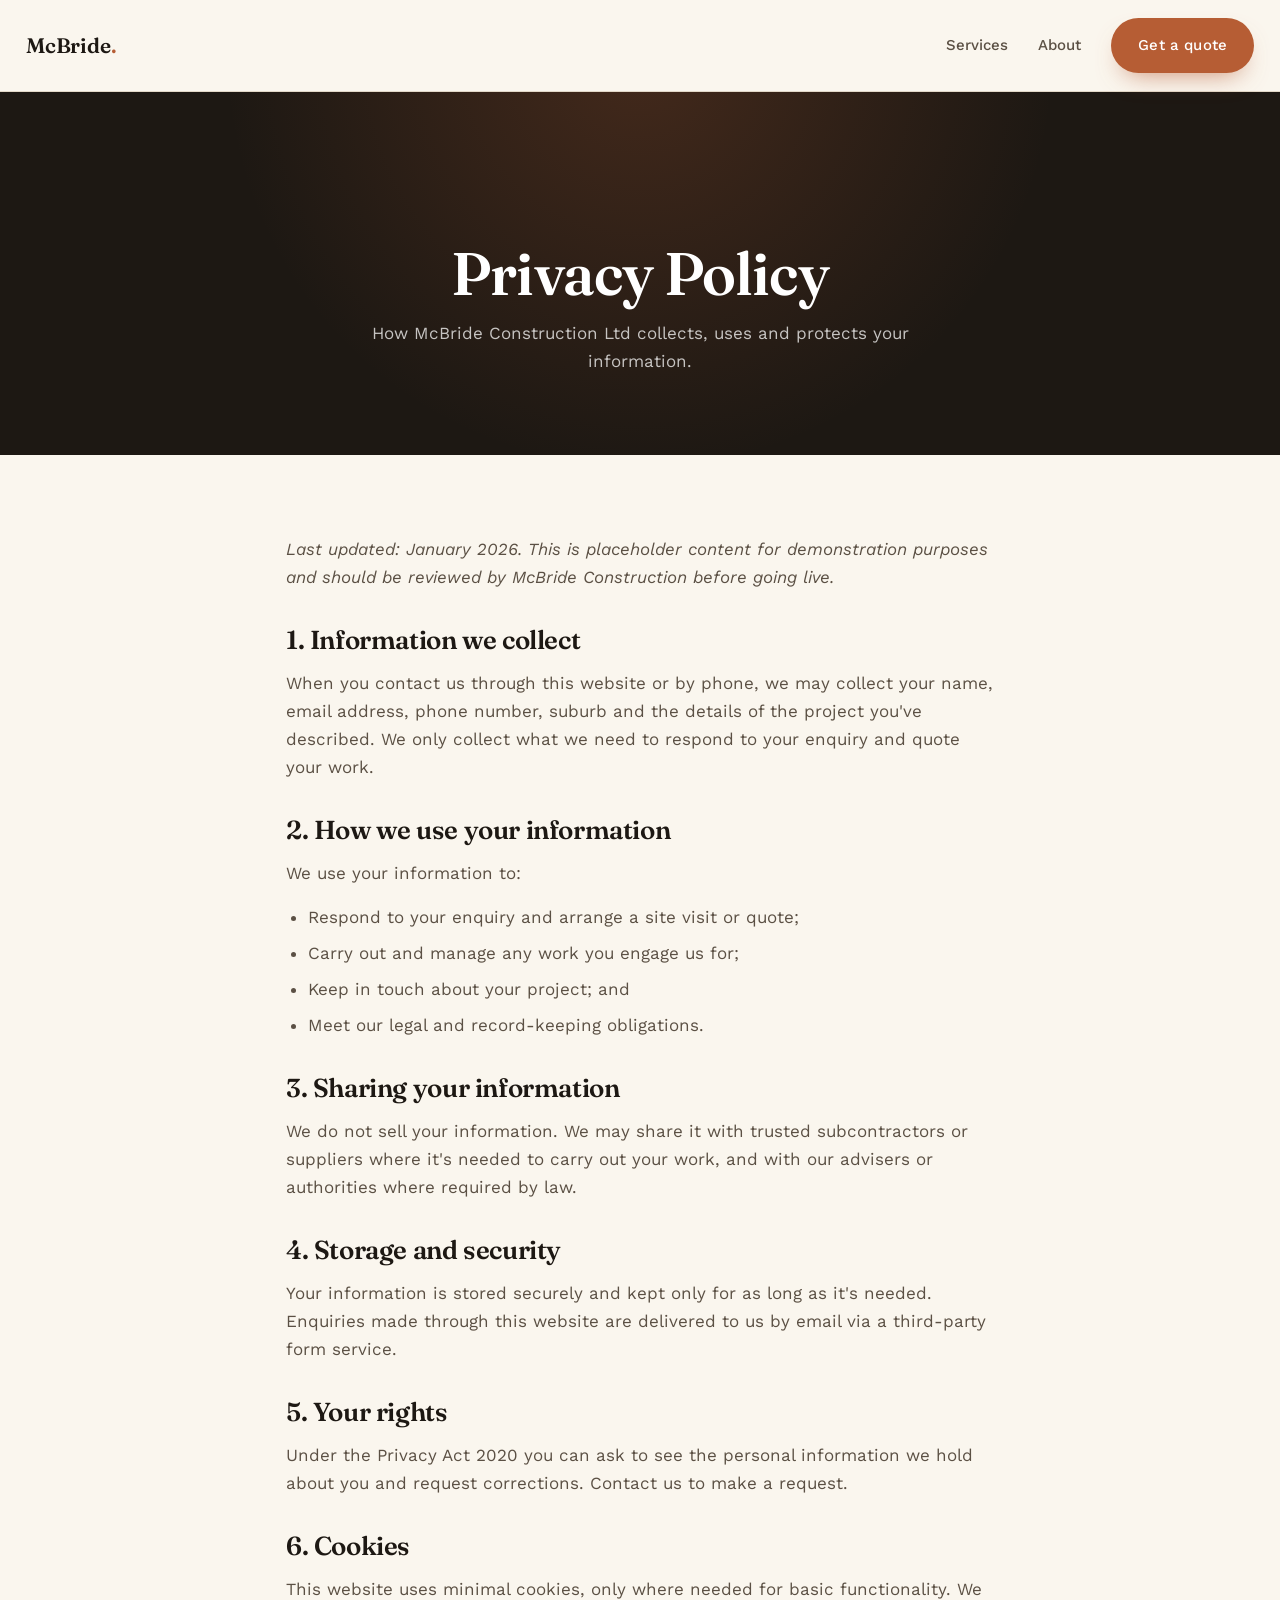
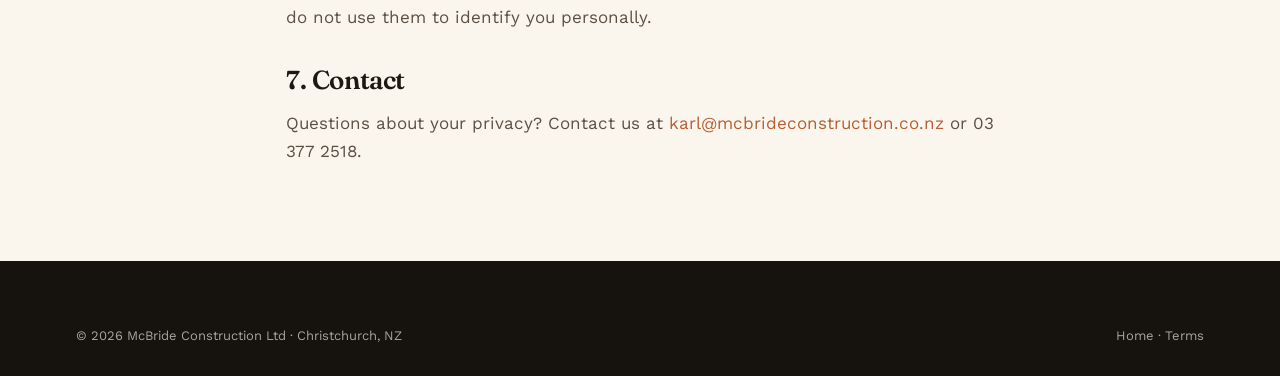
<file: privacy.html>
<!DOCTYPE html>
<html lang="en-NZ">
<head>
<meta charset="UTF-8" />
<meta name="viewport" content="width=device-width, initial-scale=1.0" />
<title>Privacy Policy | McBride Construction Ltd</title>
<meta name="description" content="Privacy policy for McBride Construction Ltd." />
<link rel="icon" href="favicon.svg" type="image/svg+xml" />
<link rel="preconnect" href="https://fonts.googleapis.com" />
<link rel="preconnect" href="https://fonts.gstatic.com" crossorigin />
<link href="https://fonts.googleapis.com/css2?family=Fraunces:ital,opsz,wght@0,9..144,400;0,9..144,600;1,9..144,500&family=Work+Sans:wght@400;500;600;700&display=swap" rel="stylesheet" />
<link rel="stylesheet" href="css/style.css" />
</head>
<body>

<nav class="nav nav--solid">
  <a href="index.html" class="nav__logo">McBride<b>.</b></a>
  <div class="nav__links">
    <a href="index.html#services">Services</a>
    <a href="index.html#about">About</a>
    <a href="index.html#contact" class="btn btn--primary">Get a quote</a>
  </div>
</nav>

<header class="pagehead">
  <div class="wrap">
    <h1>Privacy Policy</h1>
    <p>How McBride Construction Ltd collects, uses and protects your information.</p>
  </div>
</header>

<main class="prose">
  <p><em>Last updated: January 2026. This is placeholder content for demonstration purposes and should be reviewed by McBride Construction before going live.</em></p>

  <h2>1. Information we collect</h2>
  <p>When you contact us through this website or by phone, we may collect your name, email address, phone number, suburb and the details of the project you've described. We only collect what we need to respond to your enquiry and quote your work.</p>

  <h2>2. How we use your information</h2>
  <p>We use your information to:</p>
  <ul>
    <li>Respond to your enquiry and arrange a site visit or quote;</li>
    <li>Carry out and manage any work you engage us for;</li>
    <li>Keep in touch about your project; and</li>
    <li>Meet our legal and record-keeping obligations.</li>
  </ul>

  <h2>3. Sharing your information</h2>
  <p>We do not sell your information. We may share it with trusted subcontractors or suppliers where it's needed to carry out your work, and with our advisers or authorities where required by law.</p>

  <h2>4. Storage and security</h2>
  <p>Your information is stored securely and kept only for as long as it's needed. Enquiries made through this website are delivered to us by email via a third-party form service.</p>

  <h2>5. Your rights</h2>
  <p>Under the Privacy Act 2020 you can ask to see the personal information we hold about you and request corrections. Contact us to make a request.</p>

  <h2>6. Cookies</h2>
  <p>This website uses minimal cookies, only where needed for basic functionality. We do not use them to identify you personally.</p>

  <h2>7. Contact</h2>
  <p>Questions about your privacy? Contact us at <a href="mailto:karl@mcbrideconstruction.co.nz" style="color:var(--clay);">karl@mcbrideconstruction.co.nz</a> or 03 377 2518.</p>
</main>

<footer class="footer">
  <div class="wrap">
    <div class="footer__bottom" style="border:0;padding-top:0;">
      <span>© <span id="year">2026</span> McBride Construction Ltd · Christchurch, NZ</span>
      <span><a href="index.html">Home</a> · <a href="terms.html">Terms</a></span>
    </div>
  </div>
</footer>
<script>document.getElementById('year').textContent = new Date().getFullYear();</script>
</body>
</html>
</file>
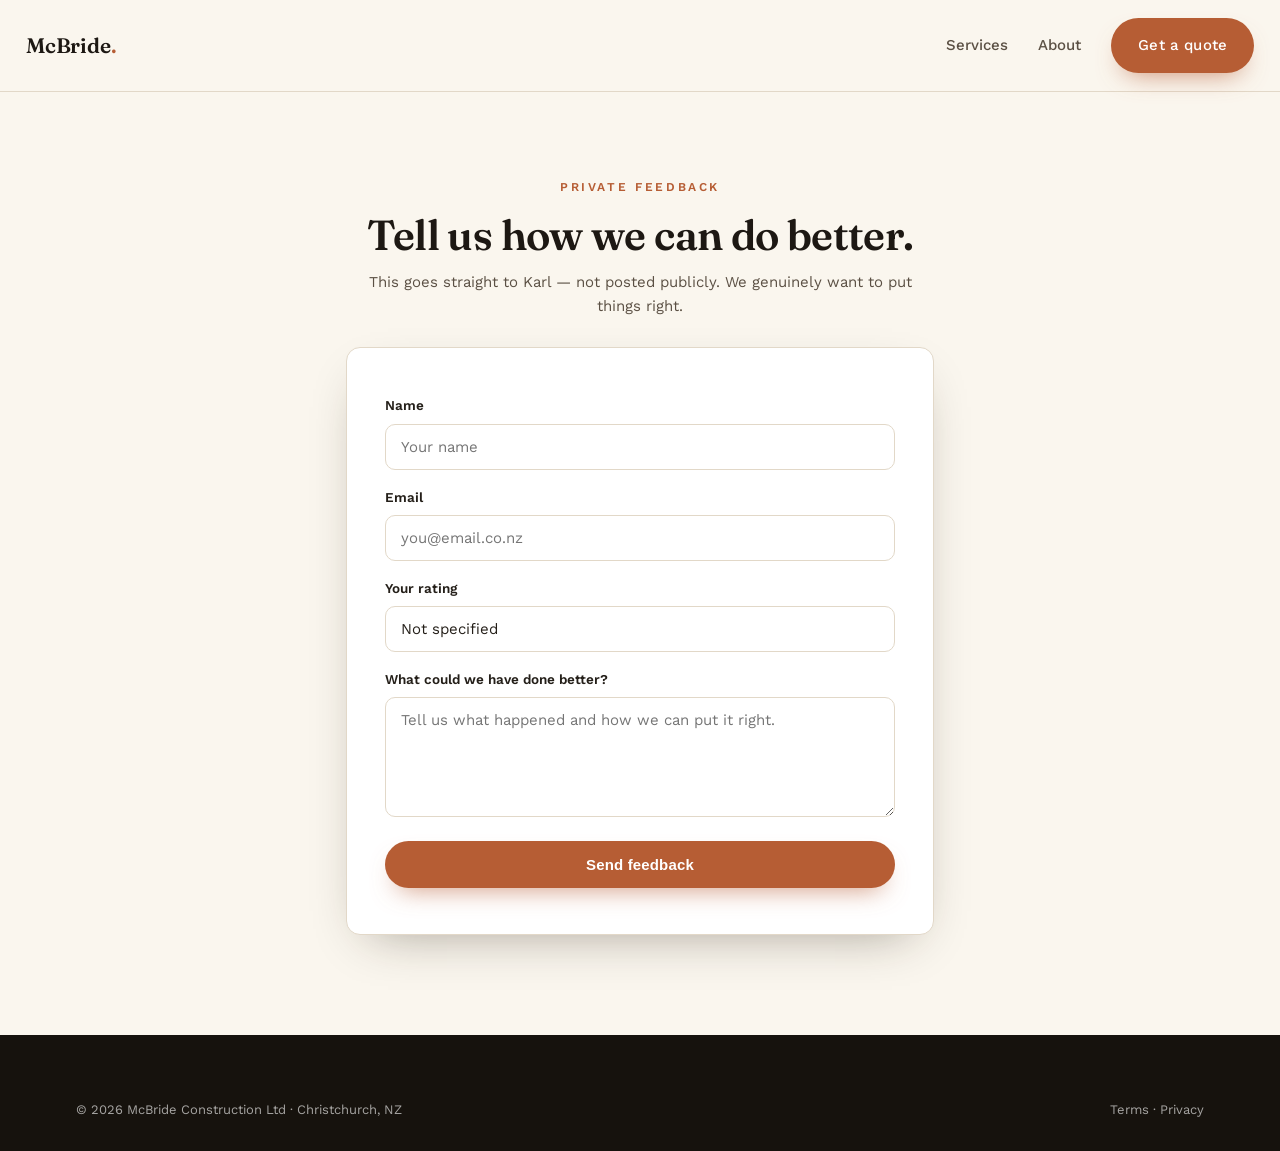
<file: private.html>
<!DOCTYPE html>
<html lang="en-NZ">
<head>
<meta charset="UTF-8" />
<meta name="viewport" content="width=device-width, initial-scale=1.0" />
<title>Share Your Feedback | McBride Construction Ltd</title>
<meta name="description" content="Tell McBride Construction Ltd how we can do better." />
<link rel="icon" href="favicon.svg" type="image/svg+xml" />
<link rel="preconnect" href="https://fonts.googleapis.com" />
<link rel="preconnect" href="https://fonts.gstatic.com" crossorigin />
<link href="https://fonts.googleapis.com/css2?family=Fraunces:ital,opsz,wght@0,9..144,400;0,9..144,600;1,9..144,500&family=Work+Sans:wght@400;500;600;700&display=swap" rel="stylesheet" />
<link rel="stylesheet" href="css/style.css" />
</head>
<body>

<nav class="nav nav--solid">
  <a href="index.html" class="nav__logo">McBride<b>.</b></a>
  <div class="nav__links">
    <a href="index.html#services">Services</a>
    <a href="index.html#about">About</a>
    <a href="index.html#contact" class="btn btn--primary">Get a quote</a>
  </div>
</nav>

<div class="review-stage" style="max-width:640px;">
  <span class="eyebrow">Private feedback</span>
  <h1 style="font-size:clamp(28px,4.6vw,42px);margin:14px 0 12px;">Tell us how we can do better.</h1>
  <p class="review-note" style="margin-bottom:8px;">This goes straight to Karl — not posted publicly. We genuinely want to put things right.</p>

  <form class="review-card" id="feedbackForm" action="https://formsubmit.co/karl@mcbrideconstruction.co.nz" method="POST" style="text-align:left;margin-top:28px;">
    <input type="hidden" name="_subject" value="Private feedback — McBride Construction website" />
    <input type="hidden" name="_captcha" value="false" />
    <input type="hidden" name="_template" value="table" />
    <div class="field">
      <label for="name">Name</label>
      <input id="name" name="name" type="text" required placeholder="Your name" />
    </div>
    <div class="field">
      <label for="email">Email</label>
      <input id="email" name="email" type="email" required placeholder="you@email.co.nz" />
    </div>
    <div class="field">
      <label for="rating">Your rating</label>
      <input id="rating" name="rating" type="text" readonly value="" />
    </div>
    <div class="field">
      <label for="feedback">What could we have done better?</label>
      <textarea id="feedback" name="feedback" required placeholder="Tell us what happened and how we can put it right."></textarea>
    </div>
    <button type="submit" class="btn btn--primary" style="width:100%;justify-content:center;">Send feedback</button>
  </form>

  <div class="success-box" id="success" style="margin-top:28px;">
    <div class="tick"><svg viewBox="0 0 24 24" fill="none" stroke-width="2"><path d="M20 6 9 17l-5-5"/></svg></div>
    <h2 style="font-size:24px;margin-bottom:8px;">Thank you</h2>
    <p style="color:var(--ink-soft);">Your feedback has been sent to Karl. We appreciate you taking the time — we'll be in touch.</p>
    <a href="index.html" class="btn btn--outline" style="margin-top:20px;">Back to home</a>
  </div>
</div>

<footer class="footer">
  <div class="wrap">
    <div class="footer__bottom" style="border:0;padding-top:0;">
      <span>© <span id="year">2026</span> McBride Construction Ltd · Christchurch, NZ</span>
      <span><a href="terms.html">Terms</a> · <a href="privacy.html">Privacy</a></span>
    </div>
  </div>
</footer>

<script>
  // Pre-fill rating from URL
  var params = new URLSearchParams(window.location.search);
  var rating = params.get('rating');
  var ratingField = document.getElementById('rating');
  if (rating) { ratingField.value = rating + ' star' + (rating === '1' ? '' : 's'); }
  else { ratingField.value = 'Not specified'; }

  // Show success state on submit (AJAX to FormSubmit so we control the UI)
  var form = document.getElementById('feedbackForm');
  var success = document.getElementById('success');
  form.addEventListener('submit', function (e) {
    e.preventDefault();
    var data = new FormData(form);
    fetch('https://formsubmit.co/ajax/karl@mcbrideconstruction.co.nz', {
      method: 'POST',
      headers: { 'Accept': 'application/json' },
      body: data
    }).then(function () {
      form.style.display = 'none';
      success.classList.add('show');
    }).catch(function () {
      form.style.display = 'none';
      success.classList.add('show');
    });
  });
  document.getElementById('year').textContent = new Date().getFullYear();
</script>
</body>
</html>
</file>
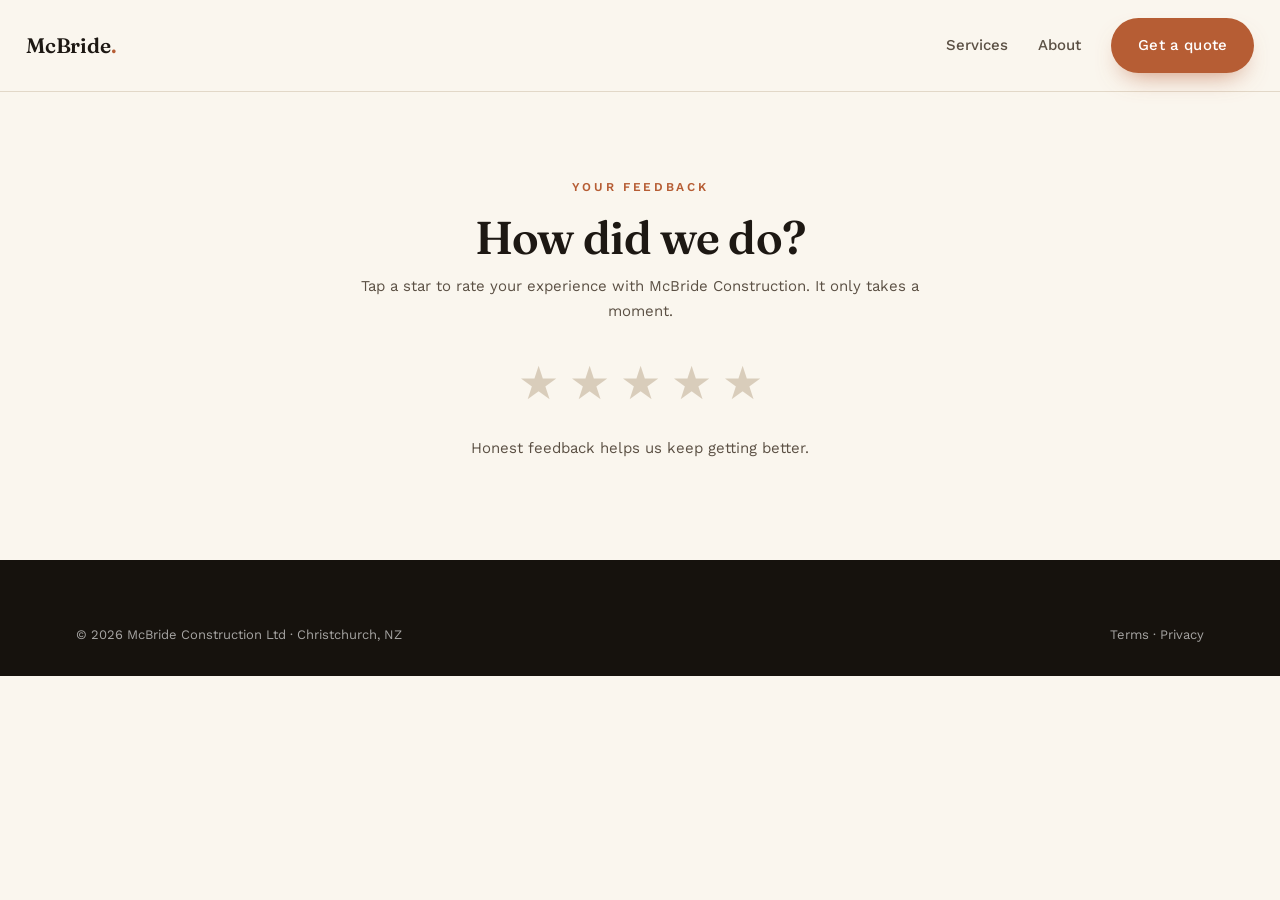
<file: review.html>
<!DOCTYPE html>
<html lang="en-NZ">
<head>
<meta charset="UTF-8" />
<meta name="viewport" content="width=device-width, initial-scale=1.0" />
<title>Leave a Review | McBride Construction Ltd</title>
<meta name="description" content="Leave a review for McBride Construction Ltd, Christchurch builders." />
<link rel="icon" href="favicon.svg" type="image/svg+xml" />
<link rel="preconnect" href="https://fonts.googleapis.com" />
<link rel="preconnect" href="https://fonts.gstatic.com" crossorigin />
<link href="https://fonts.googleapis.com/css2?family=Fraunces:ital,opsz,wght@0,9..144,400;0,9..144,600;1,9..144,500&family=Work+Sans:wght@400;500;600;700&display=swap" rel="stylesheet" />
<link rel="stylesheet" href="css/style.css" />
</head>
<body>

<nav class="nav nav--solid">
  <a href="index.html" class="nav__logo">McBride<b>.</b></a>
  <div class="nav__links">
    <a href="index.html#services">Services</a>
    <a href="index.html#about">About</a>
    <a href="index.html#contact" class="btn btn--primary">Get a quote</a>
  </div>
</nav>

<div class="review-stage">
  <span class="eyebrow">Your feedback</span>
  <h1 style="font-size:clamp(30px,5vw,46px);margin:14px 0 12px;">How did we do?</h1>
  <p class="review-note">Tap a star to rate your experience with McBride Construction. It only takes a moment.</p>

  <div class="star-picker" id="stars">
    <button data-rating="1" aria-label="1 star">★</button>
    <button data-rating="2" aria-label="2 stars">★</button>
    <button data-rating="3" aria-label="3 stars">★</button>
    <button data-rating="4" aria-label="4 stars">★</button>
    <button data-rating="5" aria-label="5 stars">★</button>
  </div>
  <p class="review-note" id="hint">Honest feedback helps us keep getting better.</p>
</div>

<footer class="footer">
  <div class="wrap">
    <div class="footer__bottom" style="border:0;padding-top:0;">
      <span>© <span id="year">2026</span> McBride Construction Ltd · Christchurch, NZ</span>
      <span><a href="terms.html">Terms</a> · <a href="privacy.html">Privacy</a></span>
    </div>
  </div>
</footer>

<script>
  // 4-5 stars -> Google review; 1-3 stars -> private feedback form
  var GOOGLE_REVIEW_URL = "https://g.page/r/PLACEHOLDER";
  var stars = document.querySelectorAll('#stars button');
  var hint = document.getElementById('hint');
  stars.forEach(function (btn) {
    btn.addEventListener('mouseenter', function () {
      var r = +btn.dataset.rating;
      stars.forEach(function (b, idx) { b.classList.toggle('lit', idx < r); });
    });
    btn.addEventListener('mouseleave', function () {
      stars.forEach(function (b) { b.classList.remove('lit'); });
    });
    btn.addEventListener('click', function () {
      var r = +btn.dataset.rating;
      stars.forEach(function (b, idx) { b.classList.toggle('lit', idx < r); });
      hint.textContent = r >= 4 ? 'Thanks! Taking you to Google…' : 'Thanks — we\'d love to hear more.';
      setTimeout(function () {
        if (r >= 4) { window.location.href = GOOGLE_REVIEW_URL; }
        else { window.location.href = 'private.html?rating=' + r; }
      }, 500);
    });
  });
  document.getElementById('year').textContent = new Date().getFullYear();
</script>
</body>
</html>
</file>
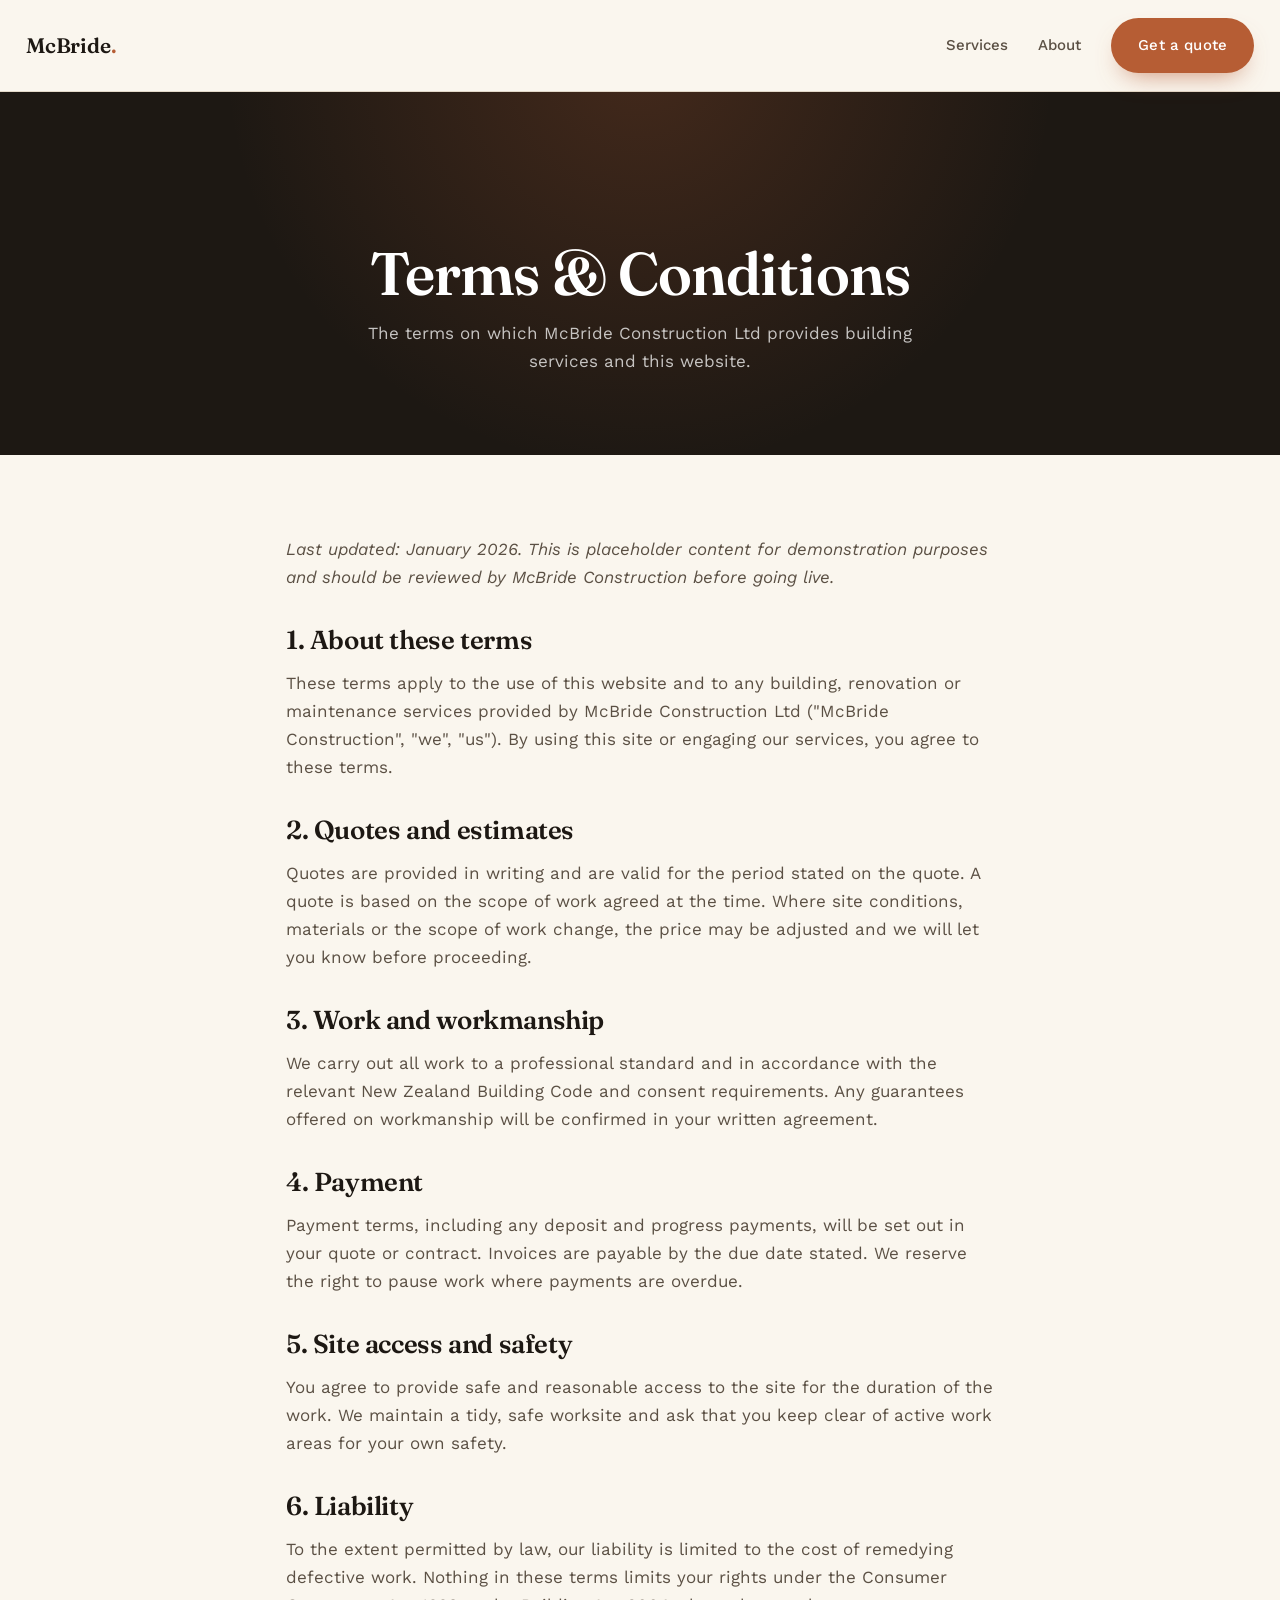
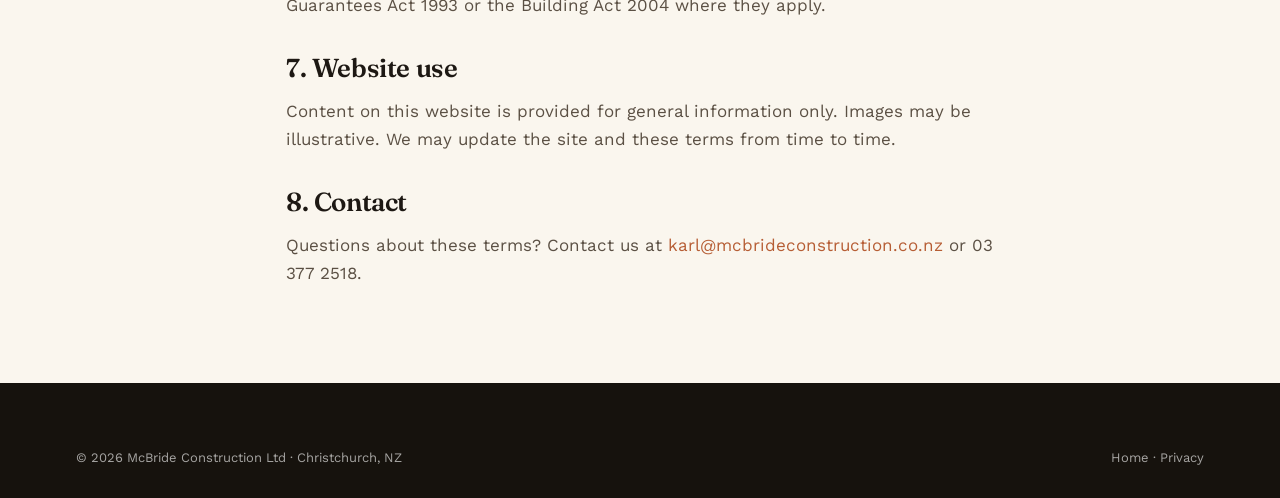
<file: terms.html>
<!DOCTYPE html>
<html lang="en-NZ">
<head>
<meta charset="UTF-8" />
<meta name="viewport" content="width=device-width, initial-scale=1.0" />
<title>Terms &amp; Conditions | McBride Construction Ltd</title>
<meta name="description" content="Terms and conditions for McBride Construction Ltd." />
<link rel="icon" href="favicon.svg" type="image/svg+xml" />
<link rel="preconnect" href="https://fonts.googleapis.com" />
<link rel="preconnect" href="https://fonts.gstatic.com" crossorigin />
<link href="https://fonts.googleapis.com/css2?family=Fraunces:ital,opsz,wght@0,9..144,400;0,9..144,600;1,9..144,500&family=Work+Sans:wght@400;500;600;700&display=swap" rel="stylesheet" />
<link rel="stylesheet" href="css/style.css" />
</head>
<body>

<nav class="nav nav--solid">
  <a href="index.html" class="nav__logo">McBride<b>.</b></a>
  <div class="nav__links">
    <a href="index.html#services">Services</a>
    <a href="index.html#about">About</a>
    <a href="index.html#contact" class="btn btn--primary">Get a quote</a>
  </div>
</nav>

<header class="pagehead">
  <div class="wrap">
    <h1>Terms &amp; Conditions</h1>
    <p>The terms on which McBride Construction Ltd provides building services and this website.</p>
  </div>
</header>

<main class="prose">
  <p><em>Last updated: January 2026. This is placeholder content for demonstration purposes and should be reviewed by McBride Construction before going live.</em></p>

  <h2>1. About these terms</h2>
  <p>These terms apply to the use of this website and to any building, renovation or maintenance services provided by McBride Construction Ltd ("McBride Construction", "we", "us"). By using this site or engaging our services, you agree to these terms.</p>

  <h2>2. Quotes and estimates</h2>
  <p>Quotes are provided in writing and are valid for the period stated on the quote. A quote is based on the scope of work agreed at the time. Where site conditions, materials or the scope of work change, the price may be adjusted and we will let you know before proceeding.</p>

  <h2>3. Work and workmanship</h2>
  <p>We carry out all work to a professional standard and in accordance with the relevant New Zealand Building Code and consent requirements. Any guarantees offered on workmanship will be confirmed in your written agreement.</p>

  <h2>4. Payment</h2>
  <p>Payment terms, including any deposit and progress payments, will be set out in your quote or contract. Invoices are payable by the due date stated. We reserve the right to pause work where payments are overdue.</p>

  <h2>5. Site access and safety</h2>
  <p>You agree to provide safe and reasonable access to the site for the duration of the work. We maintain a tidy, safe worksite and ask that you keep clear of active work areas for your own safety.</p>

  <h2>6. Liability</h2>
  <p>To the extent permitted by law, our liability is limited to the cost of remedying defective work. Nothing in these terms limits your rights under the Consumer Guarantees Act 1993 or the Building Act 2004 where they apply.</p>

  <h2>7. Website use</h2>
  <p>Content on this website is provided for general information only. Images may be illustrative. We may update the site and these terms from time to time.</p>

  <h2>8. Contact</h2>
  <p>Questions about these terms? Contact us at <a href="mailto:karl@mcbrideconstruction.co.nz" style="color:var(--clay);">karl@mcbrideconstruction.co.nz</a> or 03 377 2518.</p>
</main>

<footer class="footer">
  <div class="wrap">
    <div class="footer__bottom" style="border:0;padding-top:0;">
      <span>© <span id="year">2026</span> McBride Construction Ltd · Christchurch, NZ</span>
      <span><a href="index.html">Home</a> · <a href="privacy.html">Privacy</a></span>
    </div>
  </div>
</footer>
<script>document.getElementById('year').textContent = new Date().getFullYear();</script>
</body>
</html>
</file>
<file: css/style.css>
/* McBride Construction Ltd — Crafted archetype
   Fonts: Fraunces (display) + Work Sans (body)
   Accent: warm clay  ·  Anchor: warm charcoal */

:root {
  --clay: #b65d34;
  --clay-deep: #93481f;
  --charcoal: #1d1813;
  --charcoal-2: #2a231b;
  --bone: #f3ece1;
  --cream: #faf6ee;
  --paper: #ffffff;
  --ink: #241f19;
  --ink-soft: #5b5044;
  --line: #e2d8c8;
  --radius: 14px;
  --shadow: 0 18px 50px -24px rgba(40, 28, 14, 0.45);
  --shadow-sm: 0 10px 30px -18px rgba(40, 28, 14, 0.35);
  --maxw: 1180px;
  --ease: cubic-bezier(0.22, 1, 0.36, 1);
}

* { box-sizing: border-box; margin: 0; padding: 0; }
html { scroll-behavior: smooth; -webkit-text-size-adjust: 100%; }
body {
  font-family: "Work Sans", system-ui, sans-serif;
  color: var(--ink);
  background: var(--cream);
  line-height: 1.65;
  font-size: 17px;
  overflow-x: hidden;
}
img { max-width: 100%; display: block; }
a { color: inherit; text-decoration: none; }

h1, h2, h3, h4 {
  font-family: "Fraunces", Georgia, serif;
  font-weight: 600;
  line-height: 1.07;
  letter-spacing: -0.015em;
  color: var(--charcoal);
}

.wrap { width: 100%; max-width: var(--maxw); margin: 0 auto; padding: 0 26px; }
.eyebrow {
  font-family: "Work Sans", sans-serif;
  text-transform: uppercase;
  letter-spacing: 0.22em;
  font-size: 12px;
  font-weight: 600;
  color: var(--clay);
}
.section { padding: 96px 0; }
.section--bone { background: var(--bone); }
.section--cream { background: var(--cream); }
.section-head { max-width: 640px; margin-bottom: 52px; }
.section-head h2 { font-size: clamp(30px, 4.4vw, 46px); margin: 14px 0 16px; }
.section-head p { color: var(--ink-soft); font-size: 18px; }

/* Buttons */
.btn {
  display: inline-flex; align-items: center; gap: 9px;
  font-weight: 600; font-size: 15px;
  padding: 14px 26px; border-radius: 50px;
  border: 1.5px solid transparent; cursor: pointer;
  transition: transform .25s var(--ease), background .25s, box-shadow .25s, color .25s;
  letter-spacing: 0.01em;
}
.btn--primary { background: var(--clay); color: #fff; box-shadow: 0 12px 26px -12px rgba(182, 93, 52, 0.7); }
.btn--primary:hover { background: var(--clay-deep); transform: translateY(-2px); }
.btn--ghost { border-color: rgba(255,255,255,0.45); color: #fff; }
.btn--ghost:hover { background: rgba(255,255,255,0.12); transform: translateY(-2px); }
.btn--dark { background: var(--charcoal); color: #fff; }
.btn--dark:hover { background: #000; transform: translateY(-2px); }
.btn--outline { border-color: var(--line); color: var(--ink); background: var(--paper); }
.btn--outline:hover { border-color: var(--clay); color: var(--clay); transform: translateY(-2px); }

/* Intro overlay */
#intro {
  position: fixed; inset: 0; z-index: 9999;
  background: var(--charcoal);
  display: flex; align-items: center; justify-content: center;
  flex-direction: column; gap: 18px;
  transition: opacity .7s ease, visibility .7s ease;
}
#intro .mark {
  font-family: "Fraunces", serif; font-size: clamp(30px, 6vw, 52px);
  color: var(--cream); letter-spacing: -0.02em;
  opacity: 0; transform: translateY(14px);
  animation: introUp .9s var(--ease) forwards;
}
#intro .mark span { color: var(--clay); }
#intro .bar { width: 0; height: 2px; background: var(--clay); animation: introBar 1.3s var(--ease) .2s forwards; }
@keyframes introUp { to { opacity: 1; transform: none; } }
@keyframes introBar { to { width: 180px; } }
body.intro-done #intro { opacity: 0; visibility: hidden; }

/* Nav */
.nav {
  position: fixed; top: 0; left: 0; right: 0; z-index: 900;
  display: flex; align-items: center; justify-content: space-between;
  padding: 18px 26px; transition: background .35s, box-shadow .35s, padding .35s;
}
.nav.scrolled { background: rgba(250, 246, 238, 0.92); backdrop-filter: blur(12px); box-shadow: 0 1px 0 var(--line); padding: 12px 26px; }
.nav__logo { font-family: "Fraunces", serif; font-weight: 600; font-size: 21px; color: #fff; letter-spacing: -0.01em; transition: color .35s; }
.nav.scrolled .nav__logo, .nav--solid .nav__logo { color: var(--charcoal); }
.nav__logo b { color: var(--clay); font-weight: 600; }
.nav__links { display: flex; align-items: center; gap: 30px; }
.nav__links a { font-size: 15px; font-weight: 500; color: rgba(255,255,255,0.9); transition: color .25s; }
.nav.scrolled .nav__links a, .nav--solid .nav__links a { color: var(--ink-soft); }
.nav__links a:hover { color: var(--clay); }
.nav__links a.btn { color: #fff; }
.nav.scrolled .nav__links a.btn, .nav--solid .nav__links a.btn { color: #fff; }
.nav__toggle { display: none; background: none; border: 0; cursor: pointer; flex-direction: column; gap: 5px; }
.nav__toggle span { width: 24px; height: 2px; background: #fff; transition: background .3s; }
.nav.scrolled .nav__toggle span, .nav--solid .nav__toggle span { background: var(--charcoal); }

/* Nav solid variant (inner pages) */
.nav--solid { position: sticky; background: var(--cream); box-shadow: 0 1px 0 var(--line); }

/* Hero */
.hero { position: relative; min-height: 100vh; display: flex; align-items: center; background: var(--charcoal); overflow: hidden; }
.hero__slides { position: absolute; inset: 0; }
.hero__slide {
  position: absolute; inset: 0; background-size: cover; background-position: center;
  opacity: 0; transition: opacity 1.6s ease; transform: scale(1.06);
  filter: saturate(0.82) contrast(1.04) brightness(0.92);
}
.hero__slide.active { opacity: 1; animation: heroZoom 8s ease forwards; }
@keyframes heroZoom { from { transform: scale(1.06); } to { transform: scale(1.14); } }
.hero__scrim { position: absolute; inset: 0; background:
  linear-gradient(180deg, rgba(20,16,12,0.55) 0%, rgba(20,16,12,0.35) 35%, rgba(20,16,12,0.78) 100%); }
.hero__inner { position: relative; z-index: 3; padding: 130px 0 80px; }
.hero__eyebrow { color: #e9c6ad; display: inline-flex; align-items: center; gap: 10px; margin-bottom: 22px; }
.hero__eyebrow::before { content: ""; width: 26px; height: 1.5px; background: var(--clay); display: inline-block; }
.hero h1 { color: #fff; font-size: clamp(38px, 6.6vw, 76px); max-width: 14ch; margin-bottom: 22px; }
.hero h1 em { font-style: italic; color: #e9c6ad; }
.hero__sub { color: rgba(255,255,255,0.86); font-size: clamp(17px, 2.2vw, 21px); max-width: 52ch; margin-bottom: 36px; }
.hero__cta { display: flex; flex-wrap: wrap; gap: 14px; }
.hero__meta { margin-top: 46px; display: flex; gap: 34px; flex-wrap: wrap; color: rgba(255,255,255,0.82); font-size: 14.5px; }
.hero__meta b { color: #fff; font-family: "Fraunces", serif; font-size: 26px; display: block; font-weight: 600; }

/* reveal */
.reveal { opacity: 0; transform: translateY(30px); transition: opacity .8s var(--ease), transform .8s var(--ease); }
.reveal.in { opacity: 1; transform: none; }

/* Trust strip */
.trust { background: var(--charcoal); color: #fff; padding: 0; }
.trust__grid { display: grid; grid-template-columns: repeat(3, 1fr); }
.trust__item { padding: 40px 30px; display: flex; gap: 18px; align-items: flex-start; border-right: 1px solid rgba(255,255,255,0.09); }
.trust__item:last-child { border-right: 0; }
.trust__icon { flex: 0 0 auto; width: 46px; height: 46px; border-radius: 12px; background: rgba(182,93,52,0.18); display: flex; align-items: center; justify-content: center; }
.trust__icon svg { width: 24px; height: 24px; stroke: var(--clay); }
.trust__item h3 { color: #fff; font-size: 18px; margin-bottom: 5px; }
.trust__item p { color: rgba(255,255,255,0.66); font-size: 14.5px; line-height: 1.55; }

/* Services */
.svc-grid { display: grid; grid-template-columns: repeat(3, 1fr); gap: 24px; }
.svc-card {
  background: var(--paper); border: 1px solid var(--line); border-radius: var(--radius);
  padding: 34px 30px; transition: transform .35s var(--ease), box-shadow .35s, border-color .35s;
  position: relative; overflow: hidden;
}
.svc-card::after { content: ""; position: absolute; left: 0; top: 0; width: 3px; height: 0; background: var(--clay); transition: height .4s var(--ease); }
.svc-card:hover { transform: translateY(-6px); box-shadow: var(--shadow); border-color: transparent; }
.svc-card:hover::after { height: 100%; }
.svc-card__num { font-family: "Fraunces", serif; font-size: 14px; color: var(--clay); letter-spacing: 0.1em; }
.svc-card h3 { font-size: 22px; margin: 16px 0 10px; }
.svc-card p { color: var(--ink-soft); font-size: 15.5px; }
.svc-card__icon { width: 44px; height: 44px; margin-bottom: 6px; }
.svc-card__icon svg { width: 100%; height: 100%; stroke: var(--clay); }

/* About */
.about { display: grid; grid-template-columns: 1.02fr 1fr; gap: 64px; align-items: center; }
.about__media { position: relative; }
.about__media img { border-radius: var(--radius); aspect-ratio: 4/3; object-fit: cover; filter: saturate(0.85) contrast(1.04); width: 100%; box-shadow: var(--shadow); }
.about__tag {
  position: absolute; bottom: -22px; left: -22px; background: var(--clay); color: #fff;
  padding: 18px 24px; border-radius: 12px; box-shadow: var(--shadow-sm);
}
.about__tag b { font-family: "Fraunces", serif; font-size: 30px; display: block; line-height: 1; }
.about__tag span { font-size: 13px; opacity: 0.92; }
.about h2 { font-size: clamp(28px, 4vw, 44px); margin: 14px 0 18px; }
.about p { color: var(--ink-soft); margin-bottom: 16px; font-size: 16.5px; }
.checklist { list-style: none; margin: 24px 0 32px; display: grid; gap: 14px; }
.checklist li { display: flex; gap: 13px; align-items: flex-start; font-weight: 500; color: var(--ink); }
.checklist svg { flex: 0 0 auto; width: 22px; height: 22px; stroke: var(--clay); margin-top: 2px; }

/* Crew */
.crew-grid { display: grid; grid-template-columns: repeat(4, 1fr); gap: 22px; }
.crew-card { background: var(--paper); border: 1px solid var(--line); border-radius: var(--radius); padding: 32px 26px; text-align: center; transition: transform .35s var(--ease), box-shadow .35s; }
.crew-card:hover { transform: translateY(-5px); box-shadow: var(--shadow-sm); }
.crew-avatar {
  width: 76px; height: 76px; margin: 0 auto 18px; border-radius: 50%;
  background: var(--charcoal); color: var(--cream); display: flex; align-items: center; justify-content: center;
  font-family: "Fraunces", serif; font-size: 26px; box-shadow: 0 0 0 3px var(--cream), 0 0 0 5px var(--clay);
}
.crew-card h3 { font-size: 19px; margin-bottom: 4px; }
.crew-card .role { color: var(--clay); font-size: 13px; font-weight: 600; letter-spacing: 0.05em; text-transform: uppercase; margin-bottom: 12px; }
.crew-card p { color: var(--ink-soft); font-size: 14.5px; }
.badge { display: inline-block; background: rgba(182,93,52,0.12); color: var(--clay-deep); font-size: 12px; font-weight: 600; letter-spacing: 0.08em; text-transform: uppercase; padding: 6px 14px; border-radius: 50px; margin-bottom: 16px; }

/* Reviews */
.rev-grid { display: grid; grid-template-columns: repeat(3, 1fr); gap: 24px; }
.rev-card { background: var(--paper); border: 1px solid var(--line); border-radius: var(--radius); padding: 32px 30px; box-shadow: var(--shadow-sm); }
.stars { color: #e0a341; letter-spacing: 2px; font-size: 17px; margin-bottom: 16px; }
.rev-card p { font-size: 16px; color: var(--ink); margin-bottom: 22px; font-style: italic; }
.rev-card .who { display: flex; align-items: center; gap: 13px; }
.rev-card .who .av { width: 42px; height: 42px; border-radius: 50%; background: var(--bone); color: var(--clay-deep); display: flex; align-items: center; justify-content: center; font-weight: 700; font-size: 15px; }
.rev-card .who b { font-size: 15px; display: block; }
.rev-card .who span { font-size: 13px; color: var(--ink-soft); }

/* Review funnel banner */
.funnel { background: var(--charcoal); color: #fff; text-align: center; position: relative; overflow: hidden; }
.funnel::before { content: ""; position: absolute; inset: 0; background:
  radial-gradient(circle at 50% 0%, rgba(182,93,52,0.22), transparent 60%); }
.funnel .wrap { position: relative; }
.funnel h2 { color: #fff; font-size: clamp(28px, 4.2vw, 44px); margin-bottom: 14px; }
.funnel p { color: rgba(255,255,255,0.74); max-width: 50ch; margin: 0 auto 14px; }
.funnel .bigstars { font-size: 34px; color: #e0a341; letter-spacing: 6px; margin-bottom: 26px; }

/* Contact */
.contact { background: var(--charcoal); color: #fff; }
.contact__grid { display: grid; grid-template-columns: 0.85fr 1.15fr; gap: 56px; align-items: start; }
.contact__info .eyebrow { color: #e9c6ad; }
.contact__info h2 { color: #fff; font-size: clamp(28px, 4vw, 44px); margin: 14px 0 18px; }
.contact__info p { color: rgba(255,255,255,0.7); margin-bottom: 30px; }
.contact__list { list-style: none; display: grid; gap: 20px; }
.contact__list li { display: flex; gap: 16px; align-items: center; }
.contact__list .ci { width: 46px; height: 46px; border-radius: 12px; background: rgba(255,255,255,0.07); display: flex; align-items: center; justify-content: center; flex: 0 0 auto; }
.contact__list .ci svg { width: 22px; height: 22px; stroke: var(--clay); }
.contact__list span { font-size: 13px; color: rgba(255,255,255,0.55); display: block; text-transform: uppercase; letter-spacing: 0.1em; }
.contact__list b { font-weight: 600; font-size: 16.5px; color: #fff; }
.form { background: var(--cream); border-radius: var(--radius); padding: 34px; box-shadow: var(--shadow); }
.form-row { display: grid; grid-template-columns: 1fr 1fr; gap: 16px; }
.field { margin-bottom: 16px; }
.field label { display: block; font-size: 13.5px; font-weight: 600; color: var(--ink); margin-bottom: 7px; }
.field input, .field select, .field textarea {
  width: 100%; padding: 13px 15px; border: 1.5px solid var(--line); border-radius: 10px;
  font-family: inherit; font-size: 15px; background: #fff; color: var(--ink); transition: border-color .25s, box-shadow .25s;
}
.field input:focus, .field select:focus, .field textarea:focus { outline: none; border-color: var(--clay); box-shadow: 0 0 0 3px rgba(182,93,52,0.13); }
.field textarea { resize: vertical; min-height: 120px; }
.form button { width: 100%; justify-content: center; margin-top: 6px; }

/* Footer */
.footer { background: #16120d; color: rgba(255,255,255,0.62); padding: 64px 0 30px; }
.footer__grid { display: grid; grid-template-columns: 1.4fr 1fr 1fr; gap: 40px; margin-bottom: 44px; }
.footer__logo { font-family: "Fraunces", serif; font-size: 24px; color: #fff; margin-bottom: 14px; }
.footer__logo b { color: var(--clay); }
.footer p { font-size: 14.5px; max-width: 34ch; }
.footer h4 { color: #fff; font-size: 14px; text-transform: uppercase; letter-spacing: 0.12em; margin-bottom: 16px; }
.footer ul { list-style: none; display: grid; gap: 11px; }
.footer ul a { font-size: 14.5px; transition: color .25s; }
.footer ul a:hover { color: var(--clay); }
.footer__bottom { border-top: 1px solid rgba(255,255,255,0.1); padding-top: 24px; display: flex; justify-content: space-between; flex-wrap: wrap; gap: 12px; font-size: 13px; }
.footer__bottom a:hover { color: var(--clay); }

/* Page header (inner pages) */
.pagehead { background: var(--charcoal); color: #fff; padding: 150px 0 80px; text-align: center; position: relative; overflow: hidden; }
.pagehead::before { content: ""; position: absolute; inset: 0; background: radial-gradient(circle at 50% -10%, rgba(182,93,52,0.25), transparent 55%); }
.pagehead .wrap { position: relative; }
.pagehead h1 { color: #fff; font-size: clamp(34px, 5.5vw, 60px); margin-bottom: 14px; }
.pagehead p { color: rgba(255,255,255,0.74); max-width: 54ch; margin: 0 auto; }

/* Legal / prose */
.prose { max-width: 760px; margin: 0 auto; padding: 80px 26px; }
.prose h2 { font-size: 26px; margin: 36px 0 14px; }
.prose p { color: var(--ink-soft); margin-bottom: 16px; }
.prose ul { margin: 0 0 18px 22px; color: var(--ink-soft); }
.prose li { margin-bottom: 8px; }

/* Review page */
.review-stage { max-width: 620px; margin: 0 auto; text-align: center; padding: 80px 26px 100px; }
.star-picker { display: flex; justify-content: center; gap: 10px; margin: 36px 0 30px; }
.star-picker button { font-size: 46px; background: none; border: 0; cursor: pointer; color: #d9cdbb; transition: transform .2s var(--ease), color .2s; line-height: 1; }
.star-picker button:hover, .star-picker button.lit { color: #e0a341; transform: scale(1.12); }
.review-note { color: var(--ink-soft); font-size: 15px; }
.review-card { background: var(--paper); border: 1px solid var(--line); border-radius: var(--radius); padding: 46px 38px; box-shadow: var(--shadow); }

/* success */
.success-box { background: var(--paper); border: 1px solid var(--line); border-radius: var(--radius); padding: 46px 38px; text-align: center; box-shadow: var(--shadow); display: none; }
.success-box.show { display: block; animation: introUp .6s var(--ease); }
.success-box .tick { width: 64px; height: 64px; margin: 0 auto 20px; border-radius: 50%; background: rgba(182,93,52,0.14); display: flex; align-items: center; justify-content: center; }
.success-box .tick svg { width: 34px; height: 34px; stroke: var(--clay); }

@media (max-width: 940px) {
  .about { grid-template-columns: 1fr; gap: 40px; }
  .contact__grid { grid-template-columns: 1fr; gap: 36px; }
  .svc-grid, .rev-grid { grid-template-columns: repeat(2, 1fr); }
  .crew-grid { grid-template-columns: repeat(2, 1fr); }
  .trust__grid { grid-template-columns: 1fr; }
  .trust__item { border-right: 0; border-bottom: 1px solid rgba(255,255,255,0.09); }
  .footer__grid { grid-template-columns: 1fr 1fr; }
}
@media (max-width: 620px) {
  .nav__links { display: none; }
  .nav__links.open { display: flex; position: absolute; top: 100%; right: 26px; left: 26px; flex-direction: column; background: var(--cream); padding: 20px; border-radius: 12px; box-shadow: var(--shadow); gap: 16px; }
  .nav__links.open a { color: var(--ink) !important; }
  .nav__toggle { display: flex; }
  .svc-grid, .rev-grid, .crew-grid, .form-row { grid-template-columns: 1fr; }
  .footer__grid { grid-template-columns: 1fr; }
  .section { padding: 66px 0; }
  .hero__meta { gap: 22px; }
}

@media (prefers-reduced-motion: reduce) {
  .hero__slide { transition: none; animation: none !important; }
  .hero__slide.active { opacity: 1; }
  .reveal { opacity: 1; transform: none; transition: none; }
  * { scroll-behavior: auto; }
}
</file>
